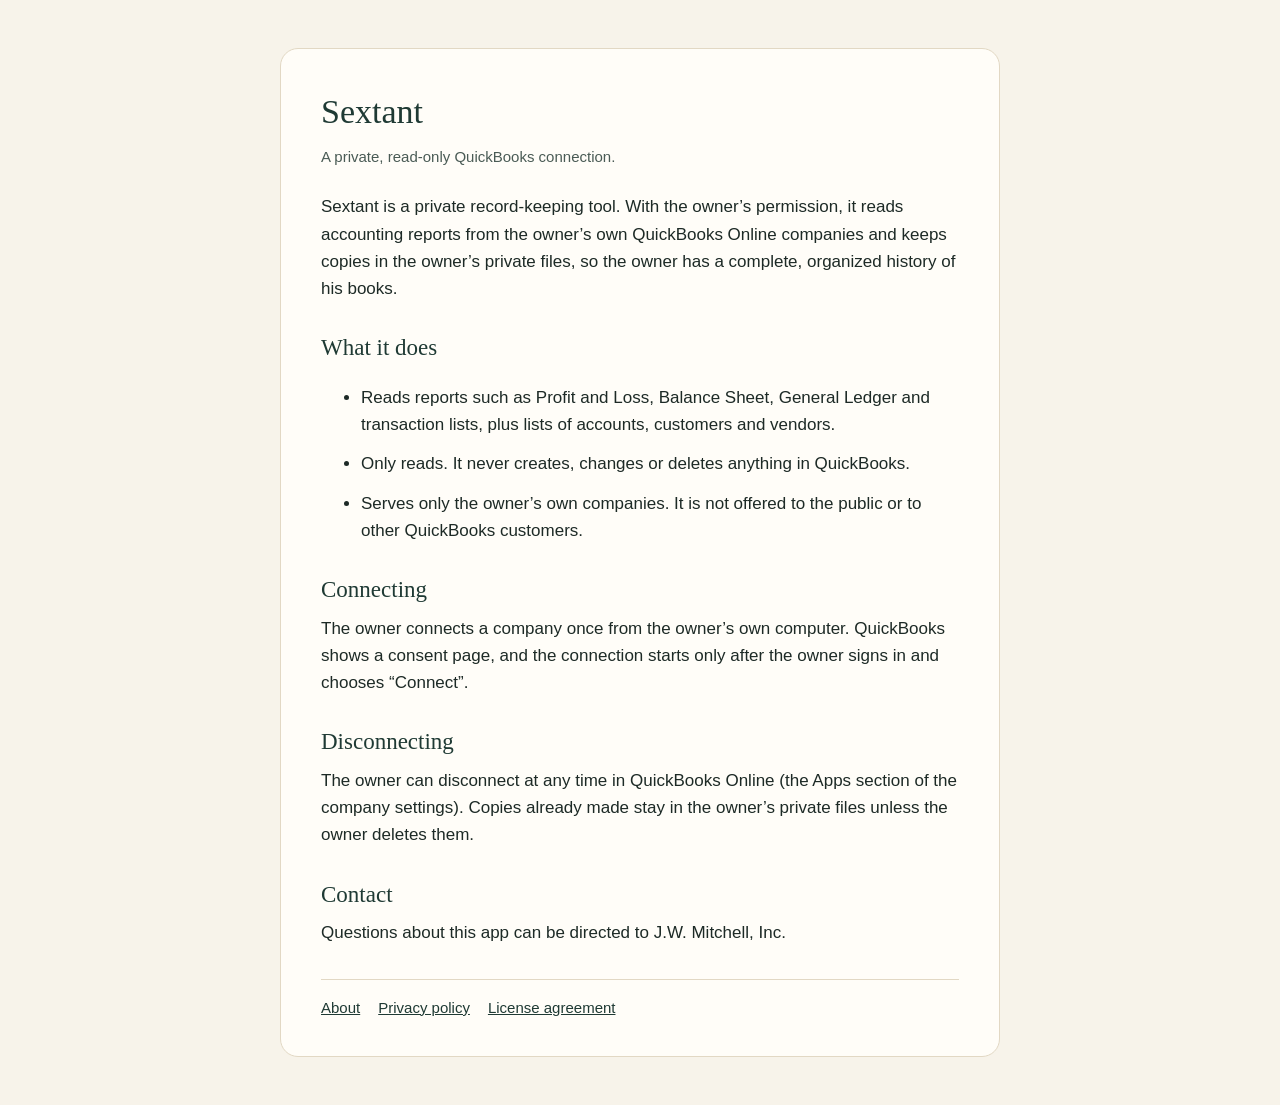
<file: index.html>
<!doctype html>
<html lang="en"><head><meta charset="utf-8"><meta name="viewport" content="width=device-width, initial-scale=1"><title>About · Sextant</title><link rel="stylesheet" href="style.css"></head>
<body><main>
<h1>Sextant</h1>
<p class="meta">A private, read-only QuickBooks connection.</p>
<p>Sextant is a private record-keeping tool. With the owner’s permission, it reads accounting reports from the owner’s own QuickBooks Online companies and keeps copies in the owner’s private files, so the owner has a complete, organized history of his books.</p>
<h2>What it does</h2>
<ul><li>Reads reports such as Profit and Loss, Balance Sheet, General Ledger and transaction lists, plus lists of accounts, customers and vendors.</li><li>Only reads. It never creates, changes or deletes anything in QuickBooks.</li><li>Serves only the owner’s own companies. It is not offered to the public or to other QuickBooks customers.</li></ul>
<h2 id="connect">Connecting</h2>
<p>The owner connects a company once from the owner’s own computer. QuickBooks shows a consent page, and the connection starts only after the owner signs in and chooses “Connect”.</p>
<h2>Disconnecting</h2>
<p>The owner can disconnect at any time in QuickBooks Online (the Apps section of the company settings). Copies already made stay in the owner’s private files unless the owner deletes them.</p>
<h2>Contact</h2>
<p>Questions about this app can be directed to J.W. Mitchell, Inc.</p>
<nav><a href="index.html">About</a><a href="privacy.html">Privacy policy</a><a href="terms.html">License agreement</a></nav>
</main></body></html>
</file>
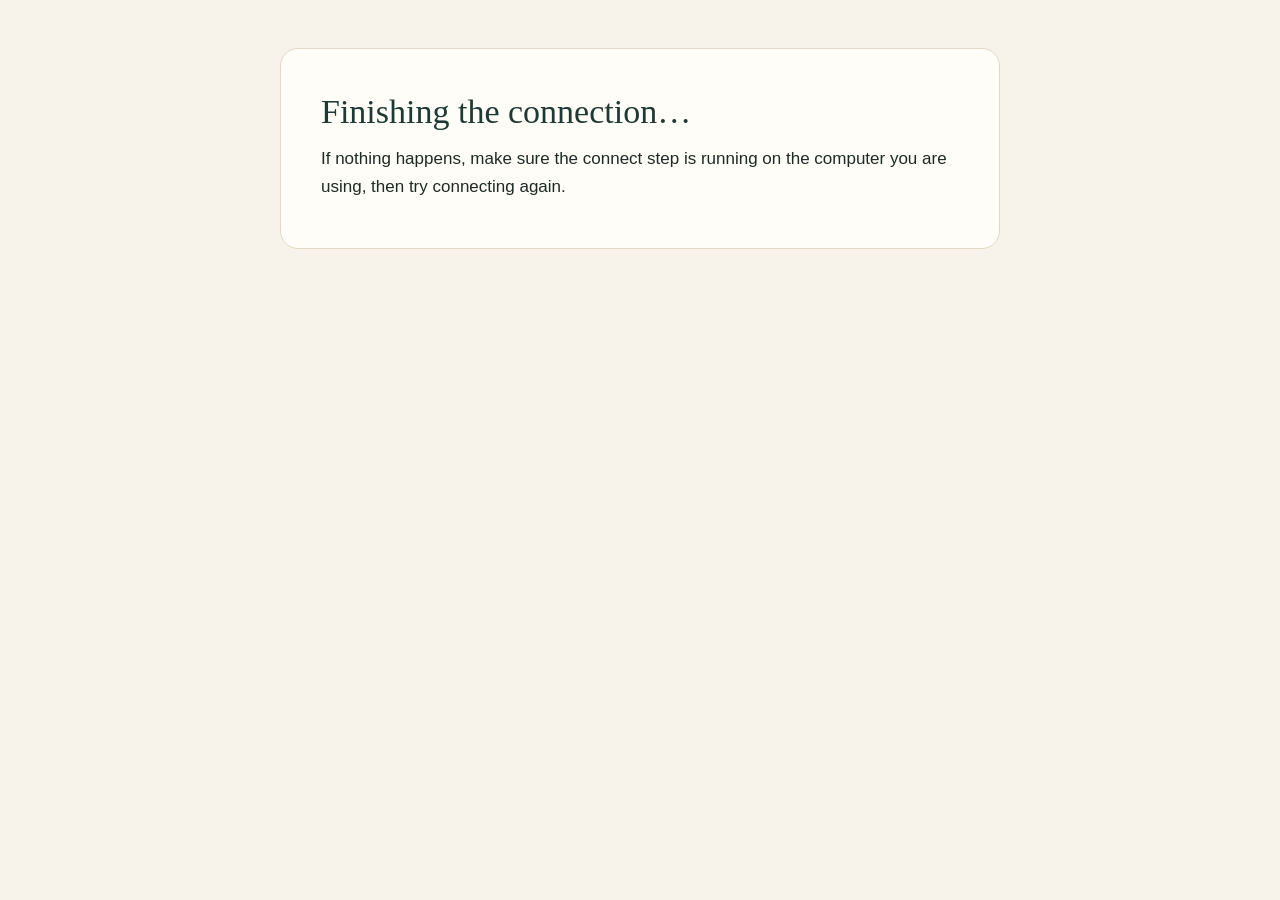
<file: callback.html>
<!doctype html>
<html lang="en"><head><meta charset="utf-8"><meta name="viewport" content="width=device-width, initial-scale=1"><title>Finishing connection · Sextant</title><link rel="stylesheet" href="style.css">
<script>
// QuickBooks returns here after the owner approves. This page only hands that answer to the connect step running on the
// owner's own computer (localhost); nothing is stored or sent anywhere else.
if(location.search)location.replace('http://localhost:8765/callback'+location.search);
</script></head>
<body><main>
<h1>Finishing the connection…</h1>
<p>If nothing happens, make sure the connect step is running on the computer you are using, then try connecting again.</p>
</main></body></html>
</file>
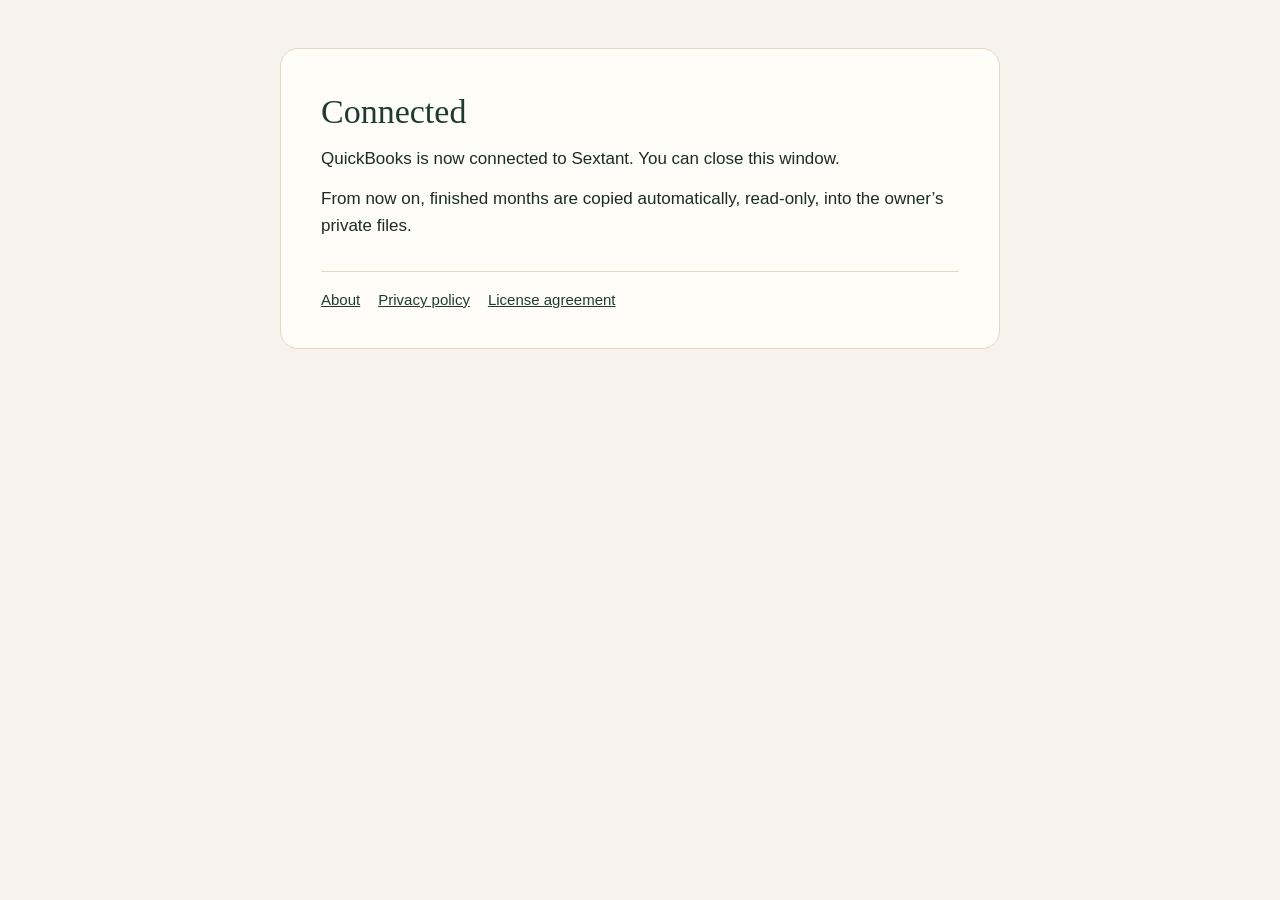
<file: connected.html>
<!doctype html>
<html lang="en"><head><meta charset="utf-8"><meta name="viewport" content="width=device-width, initial-scale=1"><title>Connected · Sextant</title><link rel="stylesheet" href="style.css"></head>
<body><main>
<h1>Connected</h1>
<p>QuickBooks is now connected to Sextant. You can close this window.</p>
<p>From now on, finished months are copied automatically, read-only, into the owner’s private files.</p>
<nav><a href="index.html">About</a><a href="privacy.html">Privacy policy</a><a href="terms.html">License agreement</a></nav>
</main></body></html>
</file>
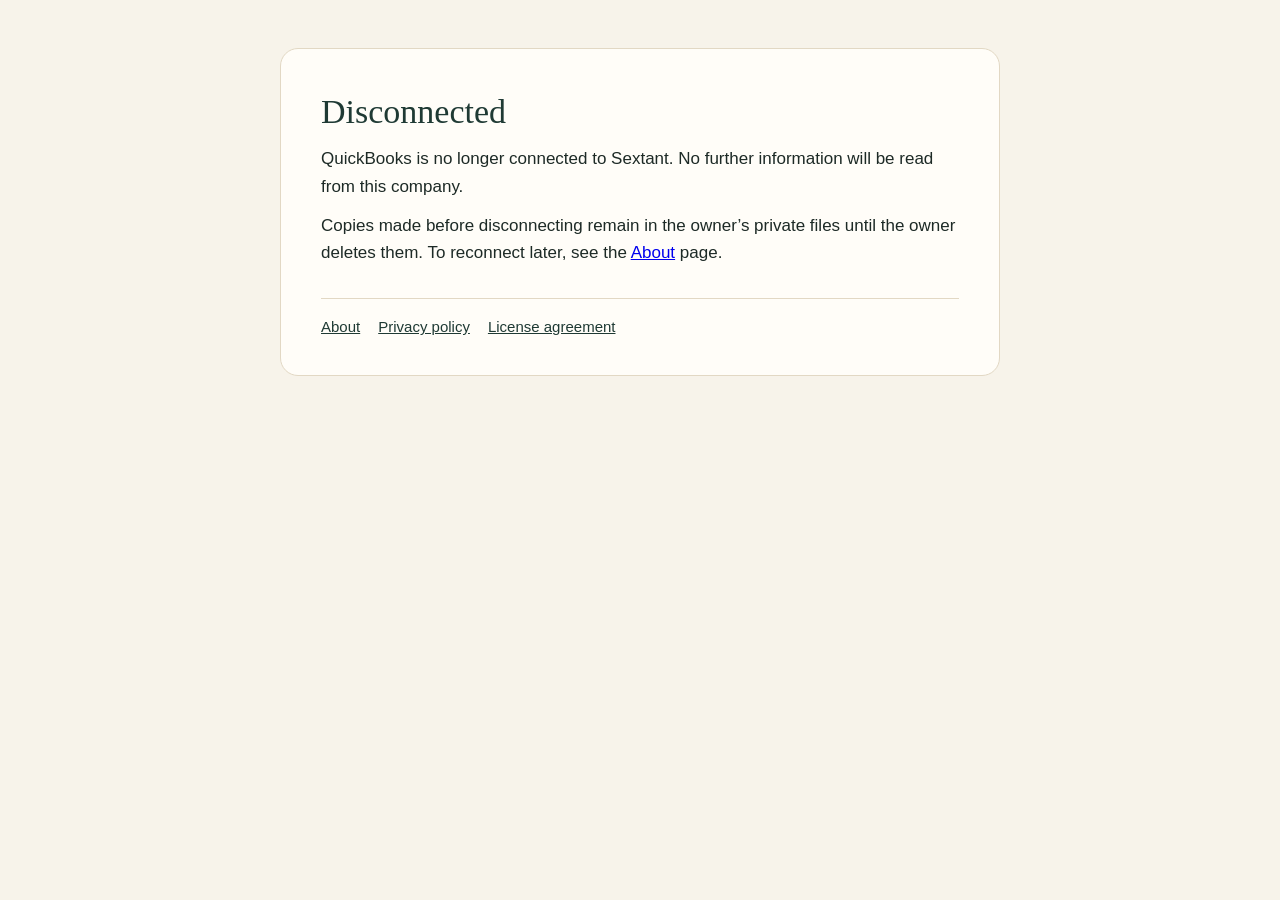
<file: disconnected.html>
<!doctype html>
<html lang="en"><head><meta charset="utf-8"><meta name="viewport" content="width=device-width, initial-scale=1"><title>Disconnected · Sextant</title><link rel="stylesheet" href="style.css"></head>
<body><main>
<h1>Disconnected</h1>
<p>QuickBooks is no longer connected to Sextant. No further information will be read from this company.</p>
<p>Copies made before disconnecting remain in the owner’s private files until the owner deletes them. To reconnect later, see the <a href="index.html#connect">About</a> page.</p>
<nav><a href="index.html">About</a><a href="privacy.html">Privacy policy</a><a href="terms.html">License agreement</a></nav>
</main></body></html>
</file>
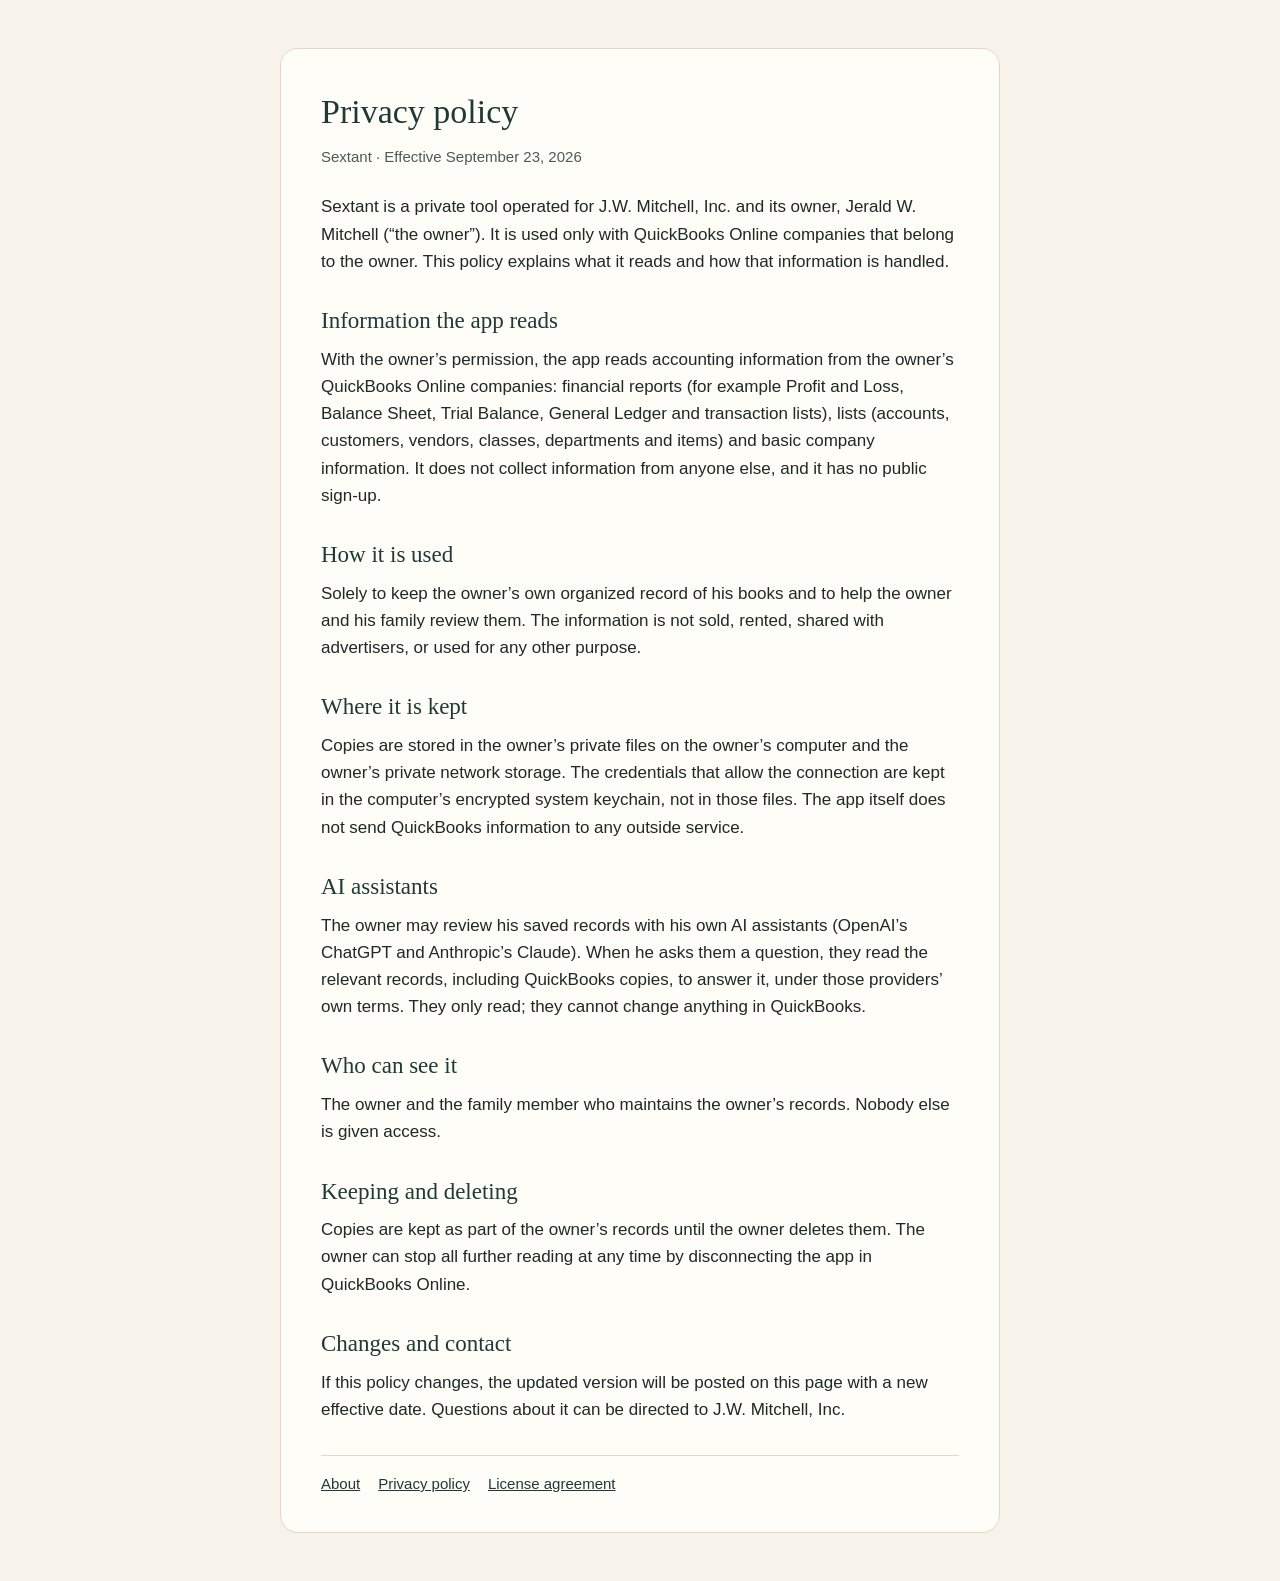
<file: privacy.html>
<!doctype html>
<html lang="en"><head><meta charset="utf-8"><meta name="viewport" content="width=device-width, initial-scale=1"><title>Privacy policy · Sextant</title><link rel="stylesheet" href="style.css"></head>
<body><main>
<h1>Privacy policy</h1>
<p class="meta">Sextant · Effective September 23, 2026</p>
<p>Sextant is a private tool operated for J.W. Mitchell, Inc. and its owner, Jerald W. Mitchell (“the owner”). It is used only with QuickBooks Online companies that belong to the owner. This policy explains what it reads and how that information is handled.</p>
<h2>Information the app reads</h2>
<p>With the owner’s permission, the app reads accounting information from the owner’s QuickBooks Online companies: financial reports (for example Profit and Loss, Balance Sheet, Trial Balance, General Ledger and transaction lists), lists (accounts, customers, vendors, classes, departments and items) and basic company information. It does not collect information from anyone else, and it has no public sign-up.</p>
<h2>How it is used</h2>
<p>Solely to keep the owner’s own organized record of his books and to help the owner and his family review them. The information is not sold, rented, shared with advertisers, or used for any other purpose.</p>
<h2>Where it is kept</h2>
<p>Copies are stored in the owner’s private files on the owner’s computer and the owner’s private network storage. The credentials that allow the connection are kept in the computer’s encrypted system keychain, not in those files. The app itself does not send QuickBooks information to any outside service.</p>
<h2>AI assistants</h2>
<p>The owner may review his saved records with his own AI assistants (OpenAI’s ChatGPT and Anthropic’s Claude). When he asks them a question, they read the relevant records, including QuickBooks copies, to answer it, under those providers’ own terms. They only read; they cannot change anything in QuickBooks.</p>
<h2>Who can see it</h2>
<p>The owner and the family member who maintains the owner’s records. Nobody else is given access.</p>
<h2>Keeping and deleting</h2>
<p>Copies are kept as part of the owner’s records until the owner deletes them. The owner can stop all further reading at any time by disconnecting the app in QuickBooks Online.</p>
<h2>Changes and contact</h2>
<p>If this policy changes, the updated version will be posted on this page with a new effective date. Questions about it can be directed to J.W. Mitchell, Inc.</p>
<nav><a href="index.html">About</a><a href="privacy.html">Privacy policy</a><a href="terms.html">License agreement</a></nav>
</main></body></html>
</file>
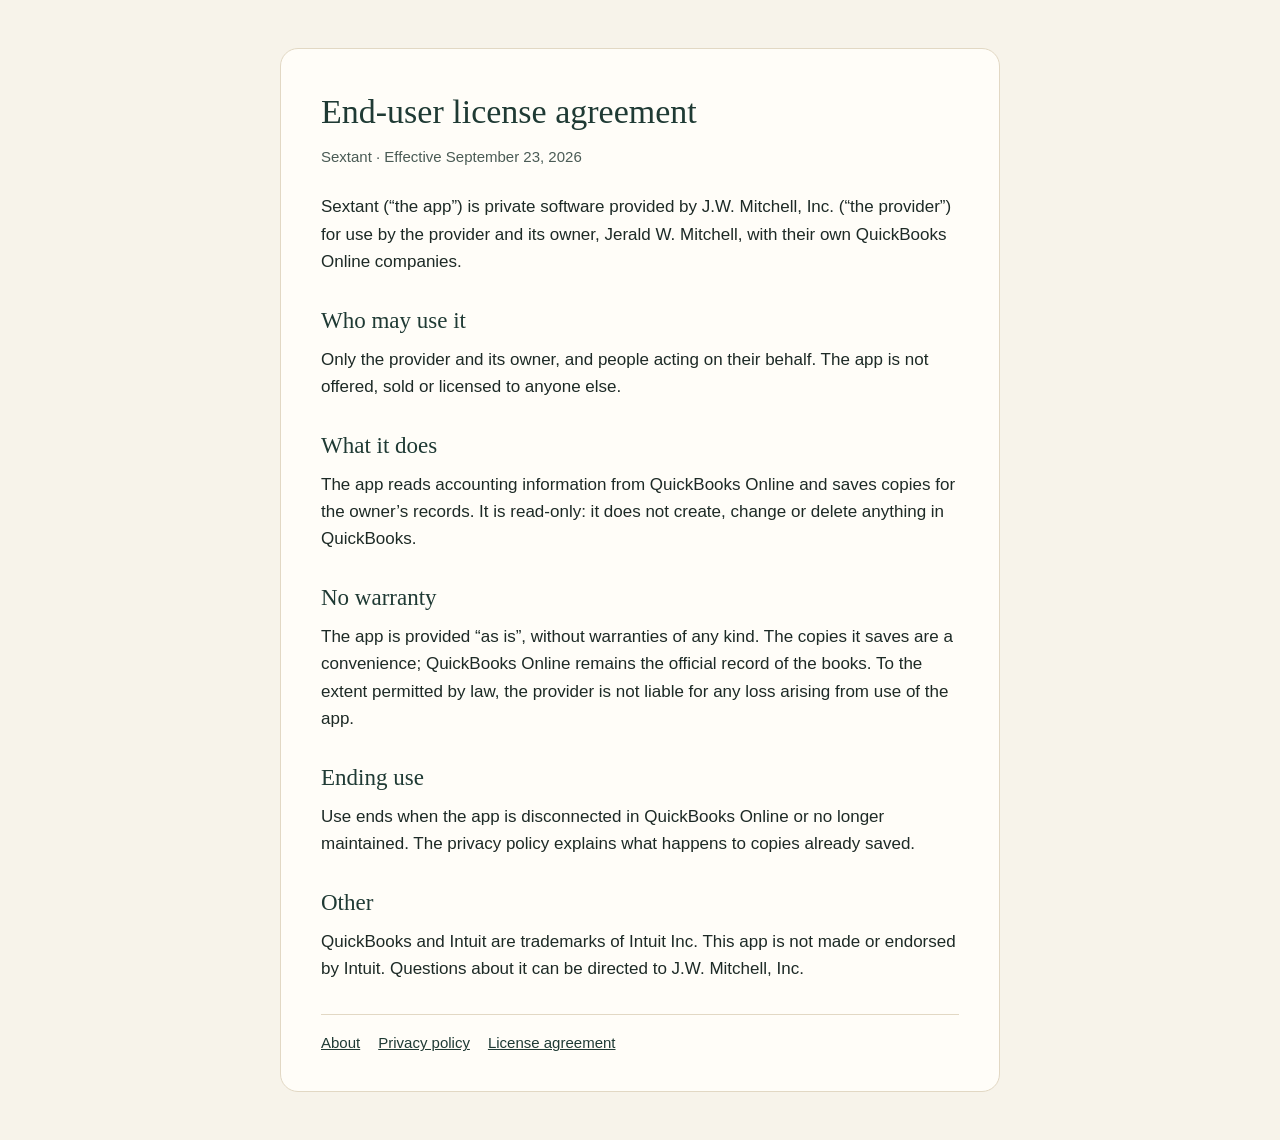
<file: terms.html>
<!doctype html>
<html lang="en"><head><meta charset="utf-8"><meta name="viewport" content="width=device-width, initial-scale=1"><title>License agreement · Sextant</title><link rel="stylesheet" href="style.css"></head>
<body><main>
<h1>End-user license agreement</h1>
<p class="meta">Sextant · Effective September 23, 2026</p>
<p>Sextant (“the app”) is private software provided by J.W. Mitchell, Inc. (“the provider”) for use by the provider and its owner, Jerald W. Mitchell, with their own QuickBooks Online companies.</p>
<h2>Who may use it</h2>
<p>Only the provider and its owner, and people acting on their behalf. The app is not offered, sold or licensed to anyone else.</p>
<h2>What it does</h2>
<p>The app reads accounting information from QuickBooks Online and saves copies for the owner’s records. It is read-only: it does not create, change or delete anything in QuickBooks.</p>
<h2>No warranty</h2>
<p>The app is provided “as is”, without warranties of any kind. The copies it saves are a convenience; QuickBooks Online remains the official record of the books. To the extent permitted by law, the provider is not liable for any loss arising from use of the app.</p>
<h2>Ending use</h2>
<p>Use ends when the app is disconnected in QuickBooks Online or no longer maintained. The privacy policy explains what happens to copies already saved.</p>
<h2>Other</h2>
<p>QuickBooks and Intuit are trademarks of Intuit Inc. This app is not made or endorsed by Intuit. Questions about it can be directed to J.W. Mitchell, Inc.</p>
<nav><a href="index.html">About</a><a href="privacy.html">Privacy policy</a><a href="terms.html">License agreement</a></nav>
</main></body></html>
</file>
<file: style.css>
:root{--ink:#1D2A26;--muted:#4A5B55;--paper:#F7F3EA;--card:#FFFDF8;--line:#E2D8C4;--accent:#1F3A34}
*{box-sizing:border-box}
body{margin:0;background:var(--paper);color:var(--ink);font:17px/1.6 -apple-system,BlinkMacSystemFont,"Helvetica Neue",Arial,sans-serif;padding:0 16px}
main{max-width:720px;margin:48px auto;background:var(--card);border:1px solid var(--line);border-radius:18px;padding:36px 40px}
h1{font-family:Georgia,"Times New Roman",serif;font-weight:400;font-size:34px;color:var(--accent);margin:0 0 6px}
h2{font-family:Georgia,"Times New Roman",serif;font-weight:400;font-size:23px;color:var(--accent);margin:28px 0 6px}
p,li{margin:0 0 12px}
.meta{color:var(--muted);font-size:15px;margin-bottom:24px}
nav{margin-top:32px;padding-top:16px;border-top:1px solid var(--line);font-size:15px}
nav a{color:var(--accent);margin-right:18px}
@media (max-width:600px){main{padding:24px 20px;margin:20px auto}}
</file>
